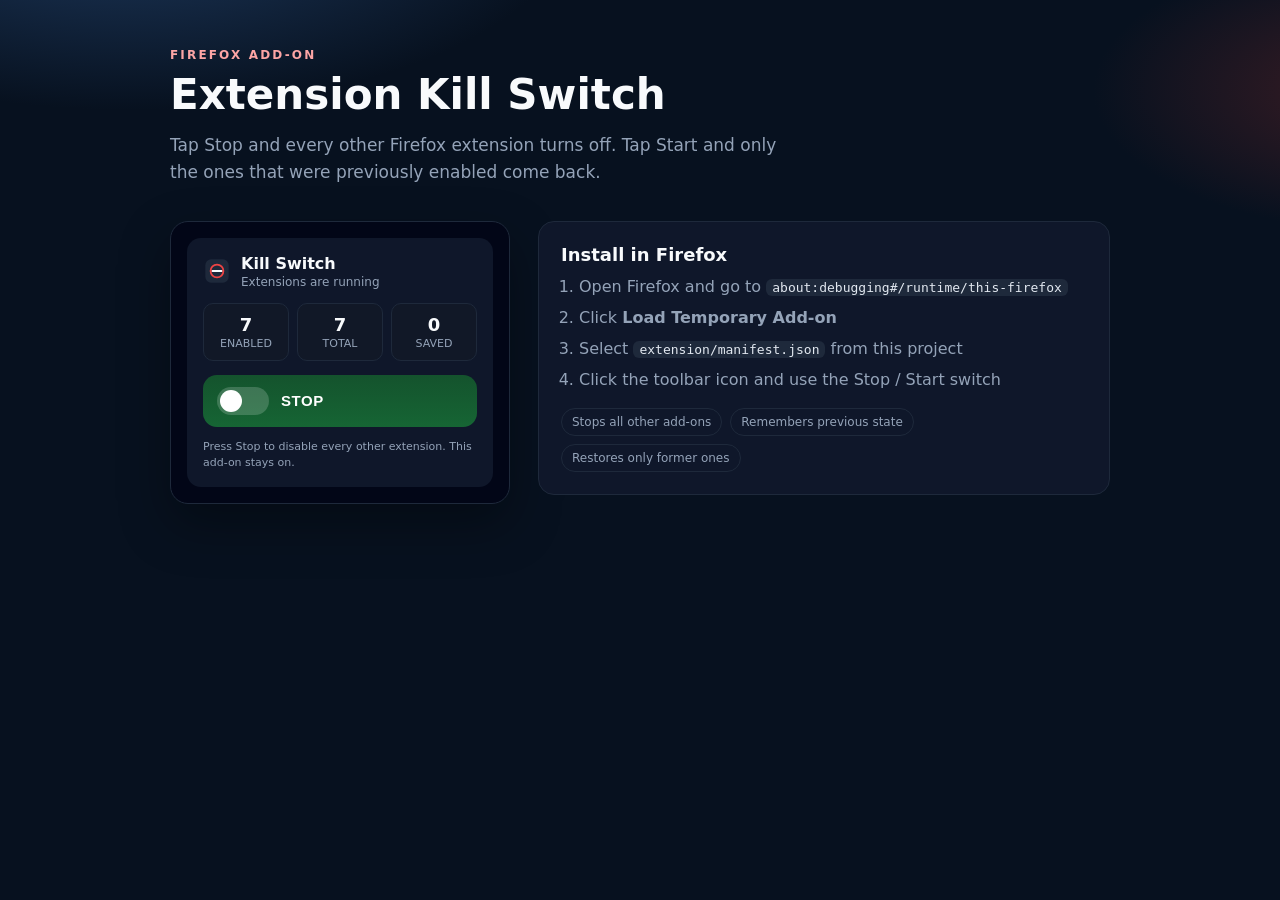
<file: preview/index.html>
<!DOCTYPE html>
<html lang="en">
<head>
  <meta charset="UTF-8" />
  <meta name="viewport" content="width=device-width, initial-scale=1.0" />
  <title>Firefox Extension Kill Switch</title>
  <style>
    :root {
      color-scheme: dark;
      --bg: #07111f;
      --card: #0f172a;
      --line: #1e293b;
      --text: #f8fafc;
      --muted: #94a3b8;
      --red: #ef4444;
      --green: #22c55e;
    }
    * { box-sizing: border-box; margin: 0; padding: 0; }
    body {
      min-height: 100vh;
      font-family: "Segoe UI", system-ui, sans-serif;
      background:
        radial-gradient(900px 400px at 10% -10%, #1e3a5f 0%, transparent 50%),
        radial-gradient(700px 320px at 110% 10%, #3f1d24 0%, transparent 45%),
        var(--bg);
      color: var(--text);
    }
    .wrap {
      max-width: 980px;
      margin: 0 auto;
      padding: 48px 20px 80px;
    }
    .kicker {
      color: #fca5a5;
      font-size: 12px;
      letter-spacing: 0.18em;
      text-transform: uppercase;
      font-weight: 700;
    }
    h1 {
      font-size: 42px;
      line-height: 1.1;
      margin: 10px 0 14px;
    }
    .lead {
      color: var(--muted);
      font-size: 17px;
      max-width: 620px;
      line-height: 1.55;
    }
    .grid {
      display: grid;
      grid-template-columns: 340px 1fr;
      gap: 28px;
      margin-top: 36px;
      align-items: start;
    }
    .phone {
      background: #020617;
      border: 1px solid var(--line);
      border-radius: 18px;
      padding: 16px;
      box-shadow: 0 20px 50px rgba(0,0,0,.35);
    }
    .popup {
      width: 100%;
      background: #0f172a;
      border-radius: 14px;
      padding: 16px;
    }
    .header { display: flex; gap: 10px; align-items: center; }
    .header h2 { font-size: 16px; }
    .header p { font-size: 12px; color: var(--muted); margin-top: 2px; }
    .stats { display: grid; grid-template-columns: repeat(3,1fr); gap: 8px; margin: 14px 0; }
    .stat {
      background: #111827;
      border: 1px solid var(--line);
      border-radius: 10px;
      padding: 10px 8px;
      text-align: center;
    }
    .stat b { display: block; font-size: 18px; }
    .stat span { display: block; font-size: 11px; color: var(--muted); text-transform: uppercase; margin-top: 2px; }
    .switch {
      width: 100%;
      border: 0;
      border-radius: 14px;
      padding: 12px 14px;
      display: flex;
      align-items: center;
      gap: 12px;
      cursor: pointer;
      color: #fff;
      font-size: 15px;
      font-weight: 700;
      letter-spacing: 0.04em;
      text-transform: uppercase;
      background: linear-gradient(180deg, #14532d, #166534);
    }
    .switch.stopped { background: linear-gradient(180deg, #7f1d1d, #991b1b); }
    .track {
      width: 52px; height: 28px; border-radius: 999px;
      background: rgba(255,255,255,.18); position: relative; flex-shrink: 0;
    }
    .knob {
      width: 22px; height: 22px; border-radius: 50%; background: #fff;
      position: absolute; top: 3px; left: 3px; transition: left .18s ease;
    }
    .switch.stopped .knob { left: 27px; }
    .hint { margin-top: 12px; font-size: 11px; color: var(--muted); line-height: 1.45; }
    .card {
      background: var(--card);
      border: 1px solid var(--line);
      border-radius: 16px;
      padding: 22px;
    }
    .card h3 { font-size: 18px; margin-bottom: 10px; }
    ol { padding-left: 18px; color: var(--muted); }
    ol li { margin: 8px 0; line-height: 1.45; }
    code {
      background: #1e293b;
      padding: 1px 6px;
      border-radius: 6px;
      color: #e2e8f0;
      font-size: 13px;
    }
    .pills { display: flex; gap: 8px; flex-wrap: wrap; margin-top: 16px; }
    .pill {
      border: 1px solid var(--line);
      border-radius: 999px;
      padding: 6px 10px;
      font-size: 12px;
      color: var(--muted);
    }
    @media (max-width: 800px) {
      .grid { grid-template-columns: 1fr; }
      h1 { font-size: 32px; }
    }
  </style>
</head>
<body>
  <div class="wrap">
    <p class="kicker">Firefox add-on</p>
    <h1>Extension Kill Switch</h1>
    <p class="lead">
      Tap Stop and every other Firefox extension turns off. Tap Start and only the ones that were previously enabled come back.
    </p>
    <div class="grid">
      <div class="phone">
        <div class="popup">
          <div class="header">
            <svg viewBox="0 0 48 48" width="28" height="28" aria-hidden="true">
              <rect x="4" y="4" width="40" height="40" rx="10" fill="#1e293b"/>
              <path d="M16 24h16" stroke="#f8fafc" stroke-width="3.5" stroke-linecap="round"/>
              <circle cx="24" cy="24" r="11" fill="none" stroke="#ef4444" stroke-width="3"/>
            </svg>
            <div>
              <h2>Kill Switch</h2>
              <p id="statusLabel">Extensions are running</p>
            </div>
          </div>
          <div class="stats">
            <div class="stat"><b id="enabledCount">7</b><span>Enabled</span></div>
            <div class="stat"><b>7</b><span>Total</span></div>
            <div class="stat"><b id="savedCount">0</b><span>Saved</span></div>
          </div>
          <button class="switch running" id="toggleBtn" type="button">
            <span class="track"><span class="knob"></span></span>
            <span id="toggleText">Stop</span>
          </button>
          <p class="hint" id="hint">Press Stop to disable every other extension. This add-on stays on.</p>
        </div>
      </div>
      <div class="card">
        <h3>Install in Firefox</h3>
        <ol>
          <li>Open Firefox and go to <code>about:debugging#/runtime/this-firefox</code></li>
          <li>Click <b>Load Temporary Add-on</b></li>
          <li>Select <code>extension/manifest.json</code> from this project</li>
          <li>Click the toolbar icon and use the Stop / Start switch</li>
        </ol>
        <div class="pills">
          <span class="pill">Stops all other add-ons</span>
          <span class="pill">Remembers previous state</span>
          <span class="pill">Restores only former ones</span>
        </div>
      </div>
    </div>
  </div>
  <script>
    const btn = document.getElementById("toggleBtn");
    const text = document.getElementById("toggleText");
    const status = document.getElementById("statusLabel");
    const enabled = document.getElementById("enabledCount");
    const saved = document.getElementById("savedCount");
    const hint = document.getElementById("hint");
    let stopped = false;
    btn.addEventListener("click", () => {
      stopped = !stopped;
      btn.classList.toggle("stopped", stopped);
      btn.classList.toggle("running", !stopped);
      text.textContent = stopped ? "Start" : "Stop";
      status.textContent = stopped ? "All other extensions are stopped" : "Extensions are running";
      enabled.textContent = stopped ? "0" : "7";
      saved.textContent = stopped ? "7" : "0";
      hint.textContent = stopped
        ? "Press Start to turn back on the extensions that were enabled before."
        : "Press Stop to disable every other extension. This add-on stays on.";
    });
  </script>
</body>
</html>
</file>
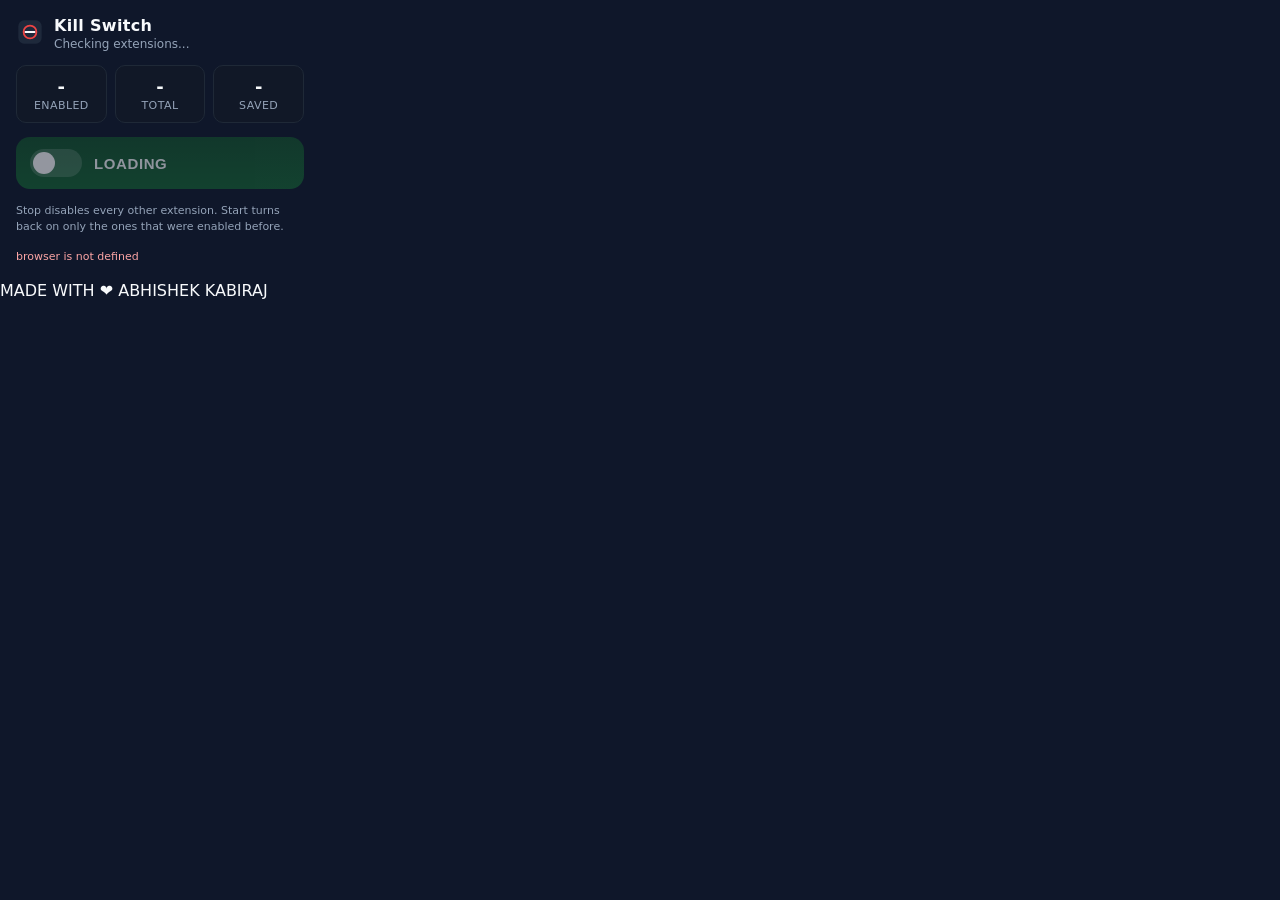
<file: popup.html>
<!DOCTYPE html>
<html lang="en">
<head>
  <meta charset="UTF-8" />
  <meta name="viewport" content="width=device-width, initial-scale=1.0" />
  <title>Extension Kill Switch</title>
  <link rel="stylesheet" href="popup.css" />
</head>
<body>
  <main class="panel">
    <header class="header">
      <div class="logo" aria-hidden="true">
        <svg viewBox="0 0 48 48" width="28" height="28">
          <rect x="4" y="4" width="40" height="40" rx="10" fill="#1e293b"/>
          <path d="M16 24h16" stroke="#f8fafc" stroke-width="3.5" stroke-linecap="round"/>
          <circle cx="24" cy="24" r="11" fill="none" stroke="#ef4444" stroke-width="3"/>
        </svg>
      </div>
      <div>
        <h1>Kill Switch</h1>
        <p id="statusLabel">Checking extensions...</p>
      </div>
    </header>

    <section class="stats" id="stats">
      <div class="stat">
        <span class="stat-value" id="enabledCount">-</span>
        <span class="stat-label">Enabled</span>
      </div>
      <div class="stat">
        <span class="stat-value" id="totalCount">-</span>
        <span class="stat-label">Total</span>
      </div>
      <div class="stat">
        <span class="stat-value" id="savedCount">-</span>
        <span class="stat-label">Saved</span>
      </div>
    </section>

    <button id="toggleBtn" class="switch running" type="button" disabled>
      <span class="switch-track">
        <span class="switch-knob"></span>
      </span>
      <span class="switch-text" id="toggleText">Loading</span>
    </button>

    <p class="hint" id="hint">
      Stop disables every other extension. Start turns back on only the ones that were enabled before.
    </p>

    <p class="error" id="error" hidden></p>
  </main>
  <script src="popup.js"></script>
</body>
<footer>
<p>MADE WITH ❤️ ABHISHEK KABIRAJ</p>
</footer>
</html>
</file>
<file: popup.css>
:root {
  color-scheme: dark;
  --bg: #0f172a;
  --panel: #111827;
  --muted: #94a3b8;
  --text: #f8fafc;
  --line: #1f2937;
  --red: #ef4444;
  --red-dark: #991b1b;
  --green: #22c55e;
  --green-dark: #166534;
}

* {
  box-sizing: border-box;
  margin: 0;
  padding: 0;
}

body {
  width: 320px;
  font-family: "Segoe UI", system-ui, sans-serif;
  background: var(--bg);
  color: var(--text);
}

.panel {
  padding: 16px;
  display: flex;
  flex-direction: column;
  gap: 14px;
}

.header {
  display: flex;
  align-items: center;
  gap: 10px;
}

.header h1 {
  font-size: 16px;
  font-weight: 700;
  letter-spacing: 0.02em;
}

.header p {
  font-size: 12px;
  color: var(--muted);
  margin-top: 2px;
}

.stats {
  display: grid;
  grid-template-columns: repeat(3, 1fr);
  gap: 8px;
}

.stat {
  background: var(--panel);
  border: 1px solid var(--line);
  border-radius: 10px;
  padding: 10px 8px;
  text-align: center;
}

.stat-value {
  display: block;
  font-size: 18px;
  font-weight: 700;
}

.stat-label {
  display: block;
  margin-top: 2px;
  font-size: 11px;
  color: var(--muted);
  text-transform: uppercase;
  letter-spacing: 0.04em;
}

.switch {
  border: 0;
  border-radius: 14px;
  padding: 12px 14px;
  display: flex;
  align-items: center;
  gap: 12px;
  cursor: pointer;
  color: var(--text);
  font-size: 15px;
  font-weight: 700;
  letter-spacing: 0.04em;
  text-transform: uppercase;
}

.switch:disabled {
  opacity: 0.55;
  cursor: wait;
}

.switch.running {
  background: linear-gradient(180deg, #14532d, var(--green-dark));
}

.switch.stopped {
  background: linear-gradient(180deg, #7f1d1d, var(--red-dark));
}

.switch-track {
  width: 52px;
  height: 28px;
  border-radius: 999px;
  background: rgba(255, 255, 255, 0.18);
  position: relative;
  flex-shrink: 0;
}

.switch-knob {
  width: 22px;
  height: 22px;
  border-radius: 50%;
  background: #fff;
  position: absolute;
  top: 3px;
  left: 3px;
  transition: left 0.18s ease;
}

.switch.stopped .switch-knob {
  left: 27px;
}

.hint,
.error {
  font-size: 11px;
  line-height: 1.45;
  color: var(--muted);
}

.error {
  color: #fca5a5;
}
</file>
